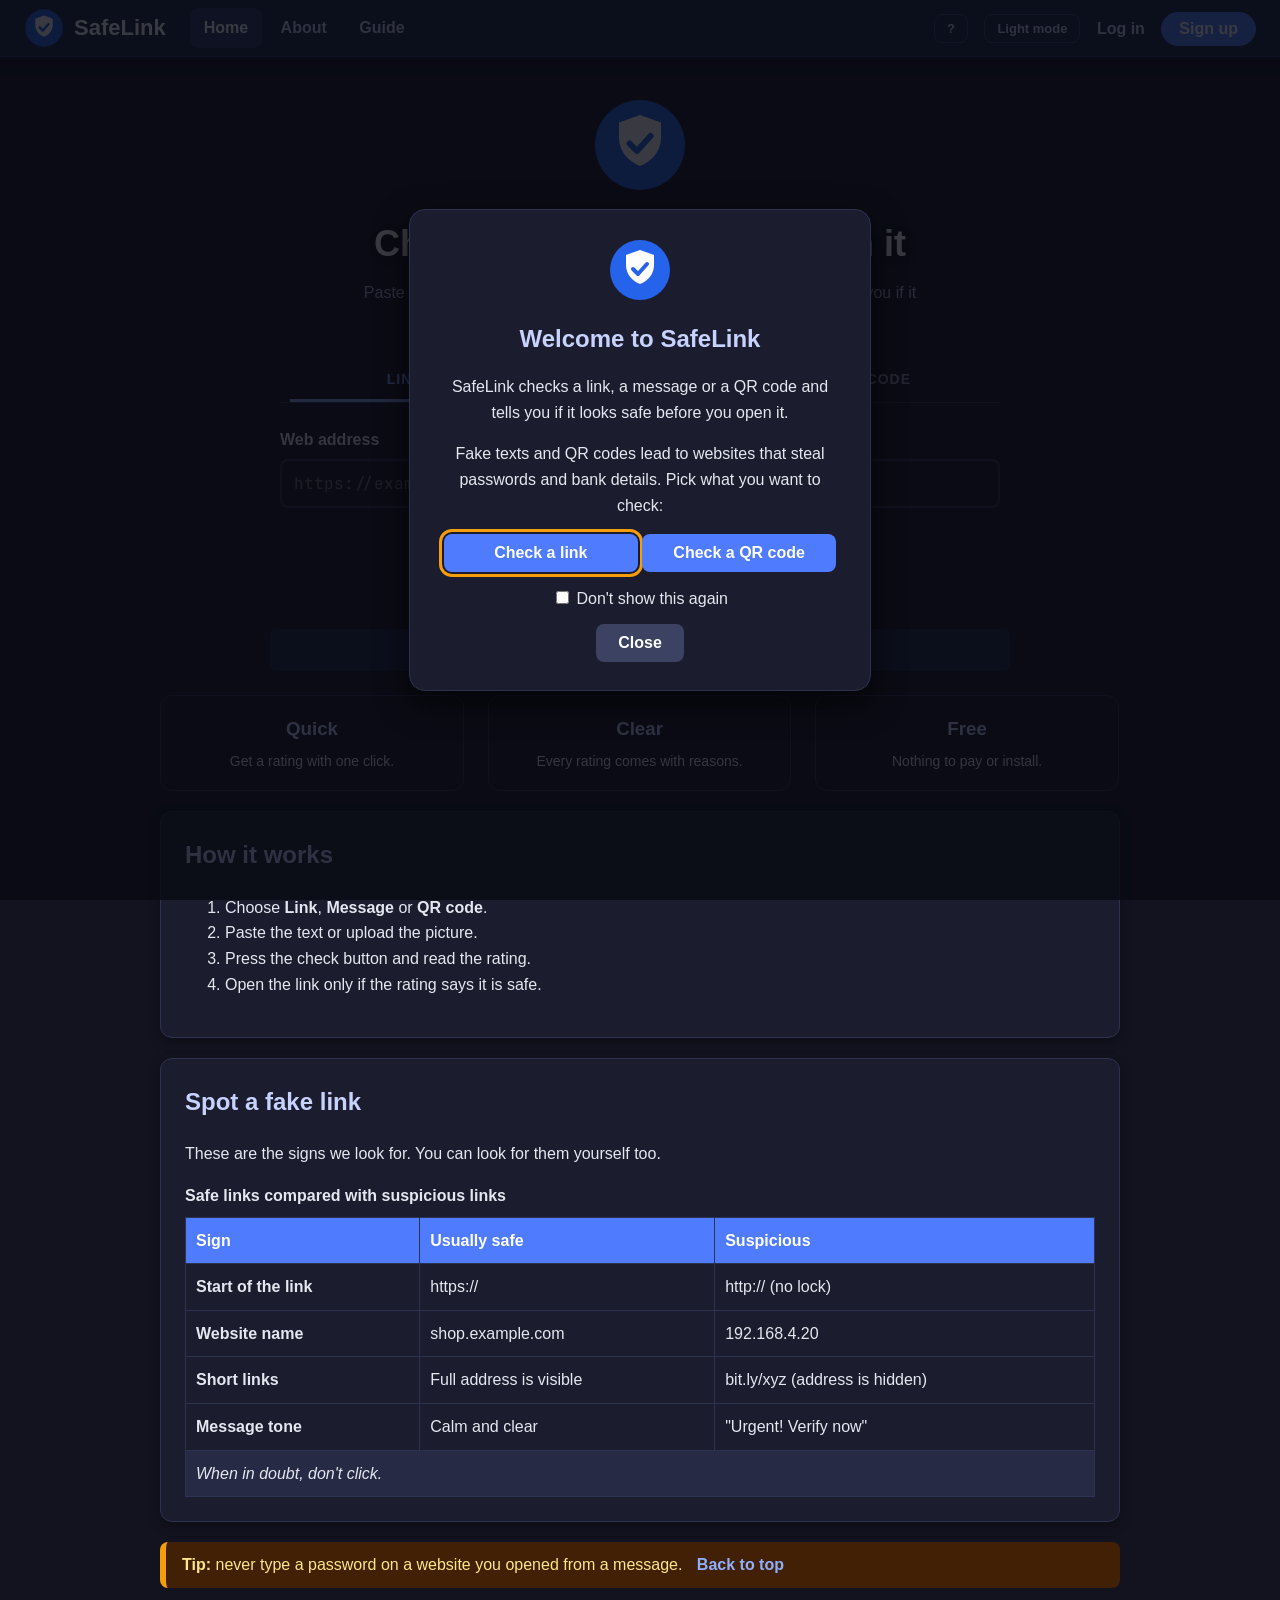
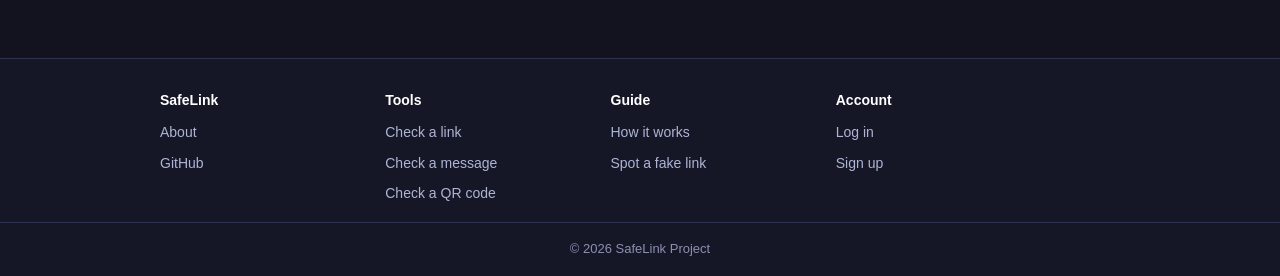
<file: index.html>
<!DOCTYPE html>
<html lang="en">
<head>
    <meta charset="UTF-8">
    <meta name="viewport" content="width=device-width, initial-scale=1.0">
    <meta name="description" content="SafeLink checks links, messages and QR codes for scams.">
    <meta name="keywords" content="link checker, scam, QR code, phishing">
    <title>SafeLink - Home</title>
    <link rel="stylesheet" type="text/css" href="https://fonts.googleapis.com/css2?family=JetBrains+Mono&display=swap">
    <link rel="stylesheet" type="text/css" href="style.css">

    <style type="text/css">
        .hero-logo {
            margin-bottom: 6px;
        }

        .feature {
            display: inline-block;
            vertical-align: top;
            box-sizing: border-box;
            width: 31%;
            margin: 0px 1% 20px 1%;
            padding: 18px;
            border: 1px solid #2d3250;
            border-radius: 12px;
            text-align: center;
        }

        .features {
            margin-left: -1%;
            margin-right: -1%;
        }

        .feature h3 {
            margin: 0px 0px 6px 0px;
        }

        .feature p {
            margin: 0px;
            font-size: 14px;
        }

        .light .feature {
            border-color: #cbd5e1;
        }

        @media screen and (max-width: 700px) {
            .feature {
                width: 98%;
            }
        }
    </style>
</head>

<body>

<dialog id="welcome-dialog">
    <div class="dialog-body">
        <img src="logo.svg" width="64" height="64" alt="SafeLink logo">
        <h2>Welcome to SafeLink</h2>
        <p>
            SafeLink checks a link, a message or a QR code and tells you
            if it looks safe before you open it.
        </p>
        <p>
            Fake texts and QR codes lead to websites that steal passwords and
            bank details. Pick what you want to check:
        </p>

        <input type="button" value="Check a link" class="btn dialog-btn" onclick="chooseFromPopup('url')">
        <input type="button" value="Check a QR code" class="btn dialog-btn" onclick="chooseFromPopup('qr')">

        <label class="check-label">
            <input type="checkbox" id="dont-show-again">
            Don't show this again
        </label>
        <input type="button" value="Close" class="btn btn-reset" onclick="closeWelcome()">
    </div>
</dialog>

<header class="topbar" id="top">
    <div class="brand">
        <img src="logo.svg" width="40" height="40" alt="SafeLink logo" usemap="#logomap">
        <map name="logomap">
            <area shape="circle" coords="20,20,19" href="about.html" alt="About SafeLink">
        </map>
        <a href="index.html" class="brand-name">SafeLink</a>
    </div>

    <nav class="main-nav">
        <ul>
            <li><a href="index.html" class="current">Home</a></li>
            <li><a href="about.html">About</a></li>
            <li><a href="#how-it-works">Guide</a>
                <ul>
                    <li><a href="#how-it-works">How it works</a></li>
                    <li><a href="#spot-fake">Spot a fake link</a></li>
                    <li><a href="#tips">Safety tip</a></li>
                </ul>
            </li>
        </ul>
    </nav>

    <div class="top-right">
        <input type="button" value="?" title="Show the welcome window" class="header-btn" onclick="openWelcome()">
        <input type="button" id="theme-toggle" value="Light mode" class="header-btn" onclick="toggleTheme()">
        <a href="login.html" class="login-link">Log in</a>
        <a href="signup.html" class="pill">Sign up</a>
    </div>
</header>

<div class="page">

    <section class="hero" id="checker">
        <img src="logo.svg" class="hero-logo" width="96" height="96" alt="SafeLink shield">
        <h1>Check a link before you open it</h1>
        <p class="hero-text">
            Paste a link or a message, or upload a QR code picture.
            SafeLink tells you if it looks safe and shows why.
        </p>

        <div class="search-box">
            <div class="tabs">
                <input type="button" id="tab-url" value="LINK" class="tab tab-on" onclick="chooseCheck('url')">
                <input type="button" id="tab-msg" value="MESSAGE" class="tab" onclick="chooseCheck('msg')">
                <input type="button" id="tab-qr" value="QR CODE" class="tab" onclick="chooseCheck('qr')">
            </div>

            <div id="panel-url" class="panel on">
                <form action="#" method="get" onsubmit="return checkLink()">
                    <label for="url-input">Web address</label>
                    <input type="text" id="url-input" name="url" class="field"
                           placeholder="https://example.com" autocomplete="off" required>
                    <div class="center">
                        <input type="submit" value="Check link" class="btn">
                        <input type="reset" value="Clear" class="btn btn-reset">
                    </div>
                </form>
            </div>

            <div id="panel-msg" class="panel">
                <form action="#" method="get" onsubmit="return checkMessage()">
                    <label for="msg-input">Text message or email</label>
                    <textarea id="msg-input" name="message" class="field" rows="5" cols="40"
                              placeholder="Paste the whole message here" required></textarea>
                    <div class="center">
                        <input type="submit" value="Check message" class="btn">
                        <input type="reset" value="Clear" class="btn btn-reset">
                    </div>
                </form>
            </div>

            <div id="panel-qr" class="panel">
                <form action="#" method="post" enctype="multipart/form-data" onsubmit="return checkQR()">
                    <label for="qr-file">QR code picture</label>
                    <input type="file" id="qr-file" name="qr-image" class="field" accept="image/*">
                    <div class="center">
                        <input type="submit" value="Check QR code" class="btn">
                    </div>
                </form>
            </div>

            <section class="card result" id="result">
                <h2 id="result-title"></h2>
                <p id="result-site"></p>
                <ul id="result-list"></ul>
                <p class="note">No tool is 100% accurate. If you are unsure, don't enter any passwords.</p>
            </section>
        </div>

        <p class="fine">Don't paste personal information. A rating is a guide, not a guarantee.</p>

        <p class="infobar">
            Want to know what we look for? Read <a href="#how-it-works">how it works</a>
            or the <a href="about.html">about page</a>.
        </p>
    </section>

    <section class="features">
        <div class="feature">
            <h3>Quick</h3>
            <p>Get a rating with one click.</p>
        </div>
        <div class="feature">
            <h3>Clear</h3>
            <p>Every rating comes with reasons.</p>
        </div>
        <div class="feature">
            <h3>Free</h3>
            <p>Nothing to pay or install.</p>
        </div>
    </section>

    <section class="card" id="how-it-works">
        <h2>How it works</h2>
        <ol>
            <li>Choose <strong>Link</strong>, <strong>Message</strong> or <strong>QR code</strong>.</li>
            <li>Paste the text or upload the picture.</li>
            <li>Press the check button and read the rating.</li>
            <li>Open the link only if the rating says it is safe.</li>
        </ol>
    </section>

    <section class="card" id="spot-fake">
        <h2>Spot a fake link</h2>
        <p>These are the signs we look for. You can look for them yourself too.</p>

        <table>
            <caption>Safe links compared with suspicious links</caption>
            <thead>
                <tr>
                    <th>Sign</th>
                    <th>Usually safe</th>
                    <th>Suspicious</th>
                </tr>
            </thead>
            <tbody>
                <tr>
                    <th>Start of the link</th>
                    <td>https://</td>
                    <td>http:// (no lock)</td>
                </tr>
                <tr>
                    <th>Website name</th>
                    <td>shop.example.com</td>
                    <td>192.168.4.20</td>
                </tr>
                <tr>
                    <th>Short links</th>
                    <td>Full address is visible</td>
                    <td>bit.ly/xyz (address is hidden)</td>
                </tr>
                <tr>
                    <th>Message tone</th>
                    <td>Calm and clear</td>
                    <td>"Urgent! Verify now"</td>
                </tr>
            </tbody>
            <tfoot>
                <tr>
                    <td colspan="3">When in doubt, don't click.</td>
                </tr>
            </tfoot>
        </table>
    </section>

    <aside id="tips">
        <strong>Tip:</strong> never type a password on a website you opened from a message.
        <a href="#top" style="margin-left: 10px;">Back to top</a>
    </aside>

</div>

<footer>
    <div class="foot-cols">
        <div class="foot-col">
            <h4>SafeLink</h4>
            <ul>
                <li><a href="about.html">About</a></li>
                <li><a href="https://github.com/gaz-5/SafeLink">GitHub</a></li>
            </ul>
        </div>
        <div class="foot-col">
            <h4>Tools</h4>
            <ul>
                <li><a href="#checker">Check a link</a></li>
                <li><a href="#checker">Check a message</a></li>
                <li><a href="#checker">Check a QR code</a></li>
            </ul>
        </div>
        <div class="foot-col">
            <h4>Guide</h4>
            <ul>
                <li><a href="#how-it-works">How it works</a></li>
                <li><a href="#spot-fake">Spot a fake link</a></li>
            </ul>
        </div>
        <div class="foot-col">
            <h4>Account</h4>
            <ul>
                <li><a href="login.html">Log in</a></li>
                <li><a href="signup.html">Sign up</a></li>
            </ul>
        </div>
    </div>
    <p class="copy">&copy; 2026 SafeLink Project</p>
</footer>

<script src="script.js"></script>

</body>
</html>
</file>
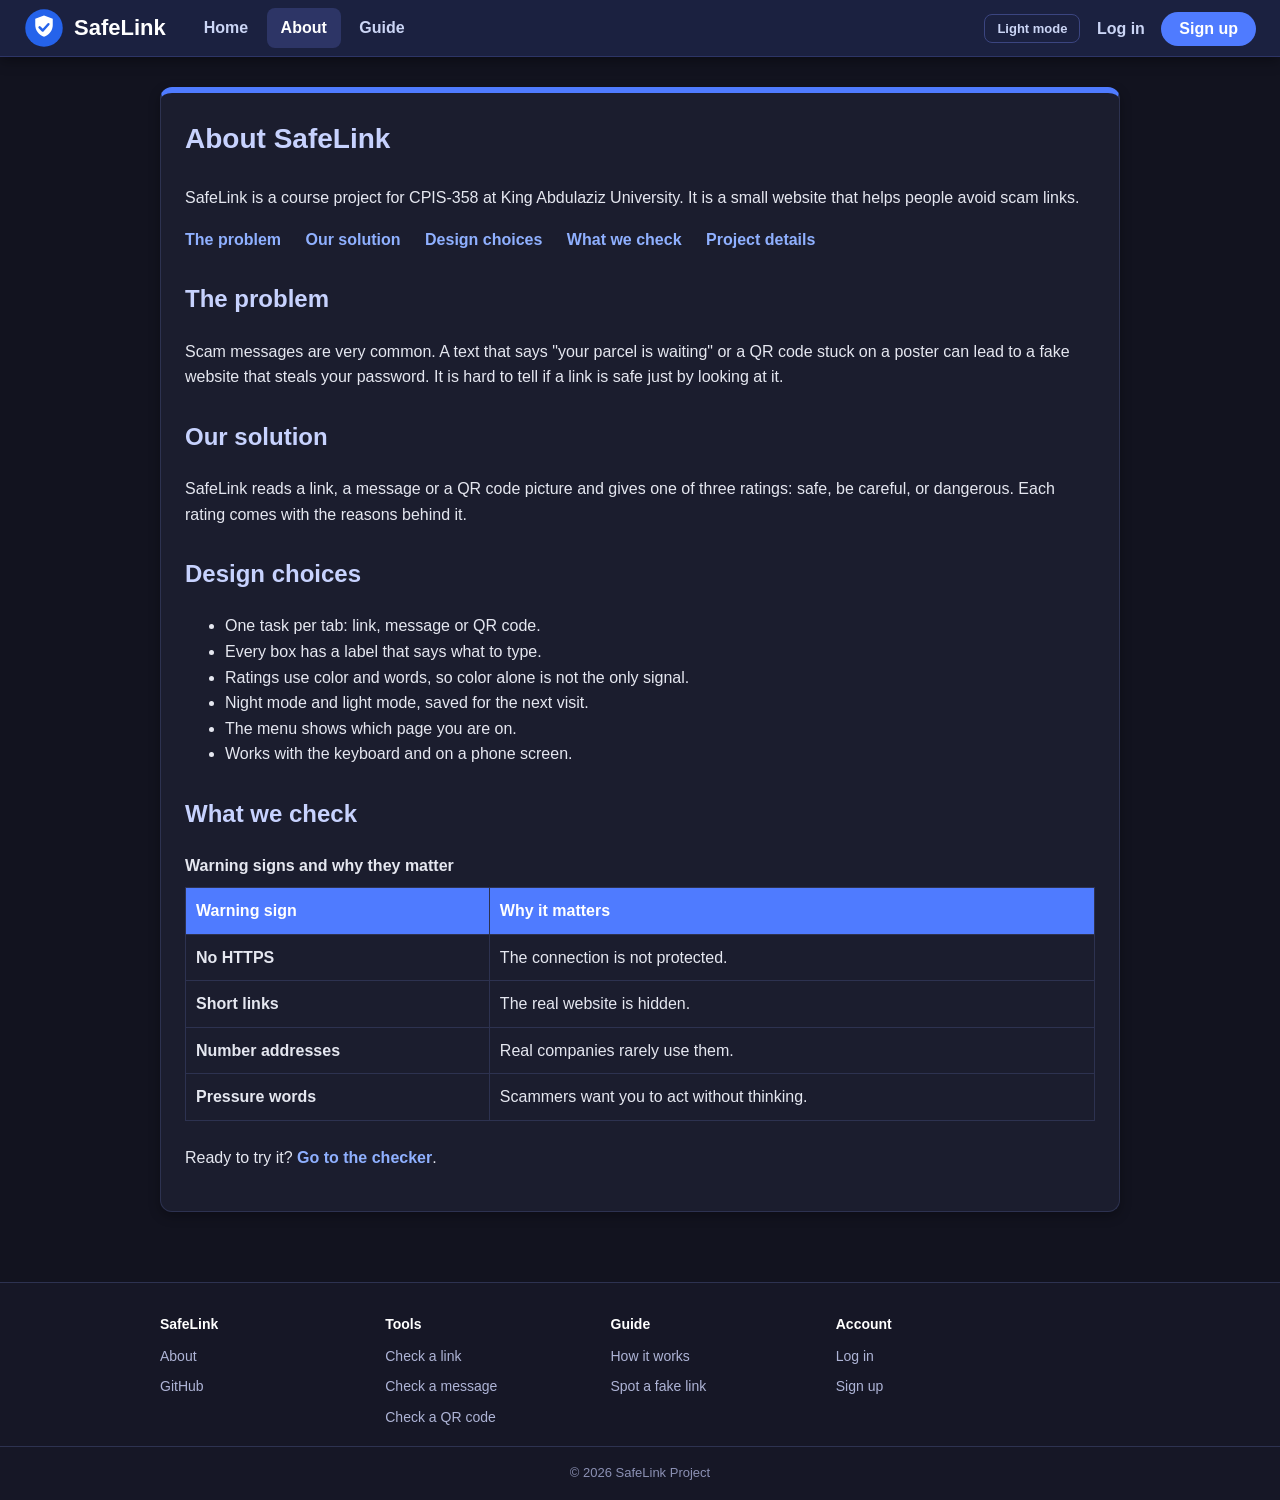
<file: about.html>
<!DOCTYPE html>
<html lang="en">
<head>
    <meta charset="UTF-8">
    <meta name="viewport" content="width=device-width, initial-scale=1.0">
    <meta name="description" content="About the SafeLink project and how it checks links.">
    <title>SafeLink - About</title>
    <link rel="stylesheet" type="text/css" href="style.css">

    <style type="text/css">
        .about-card {
            border-top: 6px solid #4f7bff;
        }

        .about-card section {
            margin-top: 28px;
        }
    </style>
</head>

<body>

<header class="topbar" id="top">
    <div class="brand">
        <img src="logo.svg" width="40" height="40" alt="SafeLink logo" usemap="#logomap">
        <map name="logomap">
            <area shape="circle" coords="20,20,19" href="about.html" alt="About SafeLink">
        </map>
        <a href="index.html" class="brand-name">SafeLink</a>
    </div>

    <nav class="main-nav">
        <ul>
            <li><a href="index.html">Home</a></li>
            <li><a href="about.html" class="current">About</a></li>
            <li><a href="index.html#how-it-works">Guide</a>
                <ul>
                    <li><a href="index.html#how-it-works">How it works</a></li>
                    <li><a href="index.html#spot-fake">Spot a fake link</a></li>
                    <li><a href="index.html#tips">Safety tip</a></li>
                </ul>
            </li>
        </ul>
    </nav>

    <div class="top-right">
        <input type="button" id="theme-toggle" value="Light mode" class="header-btn" onclick="toggleTheme()">
        <a href="login.html" class="login-link">Log in</a>
        <a href="signup.html" class="pill">Sign up</a>
    </div>
</header>

<div class="page">

    <article class="card about-card">
        <h1>About SafeLink</h1>
        <p>
            SafeLink is a course project for CPIS-358 at King Abdulaziz University.
            It is a small website that helps people avoid scam links.
        </p>

        <ul class="inline-list">
            <li><a href="#problem">The problem</a></li>
            <li><a href="#solution">Our solution</a></li>
            <li><a href="#design">Design choices</a></li>
            <li><a href="#checks">What we check</a></li>
            <li><a href="#details">Project details</a></li>
        </ul>

        <section id="problem">
            <h2>The problem</h2>
            <p>
                Scam messages are very common. A text that says "your parcel is waiting" or a
                QR code stuck on a poster can lead to a fake website that steals your password.
                It is hard to tell if a link is safe just by looking at it.
            </p>
        </section>

        <section id="solution">
            <h2>Our solution</h2>
            <p>
                SafeLink reads a link, a message or a QR code picture and gives one of three ratings:
                safe, be careful, or dangerous. Each rating comes with the reasons behind it.
            </p>
        </section>

        <section id="design">
            <h2>Design choices</h2>
            <ul>
                <li>One task per tab: link, message or QR code.</li>
                <li>Every box has a label that says what to type.</li>
                <li>Ratings use color and words, so color alone is not the only signal.</li>
                <li>Night mode and light mode, saved for the next visit.</li>
                <li>The menu shows which page you are on.</li>
                <li>Works with the keyboard and on a phone screen.</li>
            </ul>
        </section>

        <section id="checks">
            <h2>What we check</h2>
            <table>
                <caption>Warning signs and why they matter</caption>
                <thead>
                    <tr>
                        <th>Warning sign</th>
                        <th>Why it matters</th>
                    </tr>
                </thead>
                <tbody>
                    <tr>
                        <th>No HTTPS</th>
                        <td>The connection is not protected.</td>
                    </tr>
                    <tr>
                        <th>Short links</th>
                        <td>The real website is hidden.</td>
                    </tr>
                    <tr>
                        <th>Number addresses</th>
                        <td>Real companies rarely use them.</td>
                    </tr>
                    <tr>
                        <th>Pressure words</th>
                        <td>Scammers want you to act without thinking.</td>
                    </tr>
                </tbody>
            </table>
        </section>

        <p style="margin-top: 24px;">
            Ready to try it? <a href="index.html#checker">Go to the checker</a>.
        </p>
    </article>

</div>

<footer>
    <div class="foot-cols">
        <div class="foot-col">
            <h4>SafeLink</h4>
            <ul>
                <li><a href="about.html">About</a></li>
                <li><a href="https://github.com/gaz-5/SafeLink">GitHub</a></li>
            </ul>
        </div>
        <div class="foot-col">
            <h4>Tools</h4>
            <ul>
                <li><a href="index.html#checker">Check a link</a></li>
                <li><a href="index.html#checker">Check a message</a></li>
                <li><a href="index.html#checker">Check a QR code</a></li>
            </ul>
        </div>
        <div class="foot-col">
            <h4>Guide</h4>
            <ul>
                <li><a href="index.html#how-it-works">How it works</a></li>
                <li><a href="index.html#spot-fake">Spot a fake link</a></li>
            </ul>
        </div>
        <div class="foot-col">
            <h4>Account</h4>
            <ul>
                <li><a href="login.html">Log in</a></li>
                <li><a href="signup.html">Sign up</a></li>
            </ul>
        </div>
    </div>
    <p class="copy">&copy; 2026 SafeLink Project</p>
</footer>

<script src="script.js"></script>

</body>
</html>
</file>
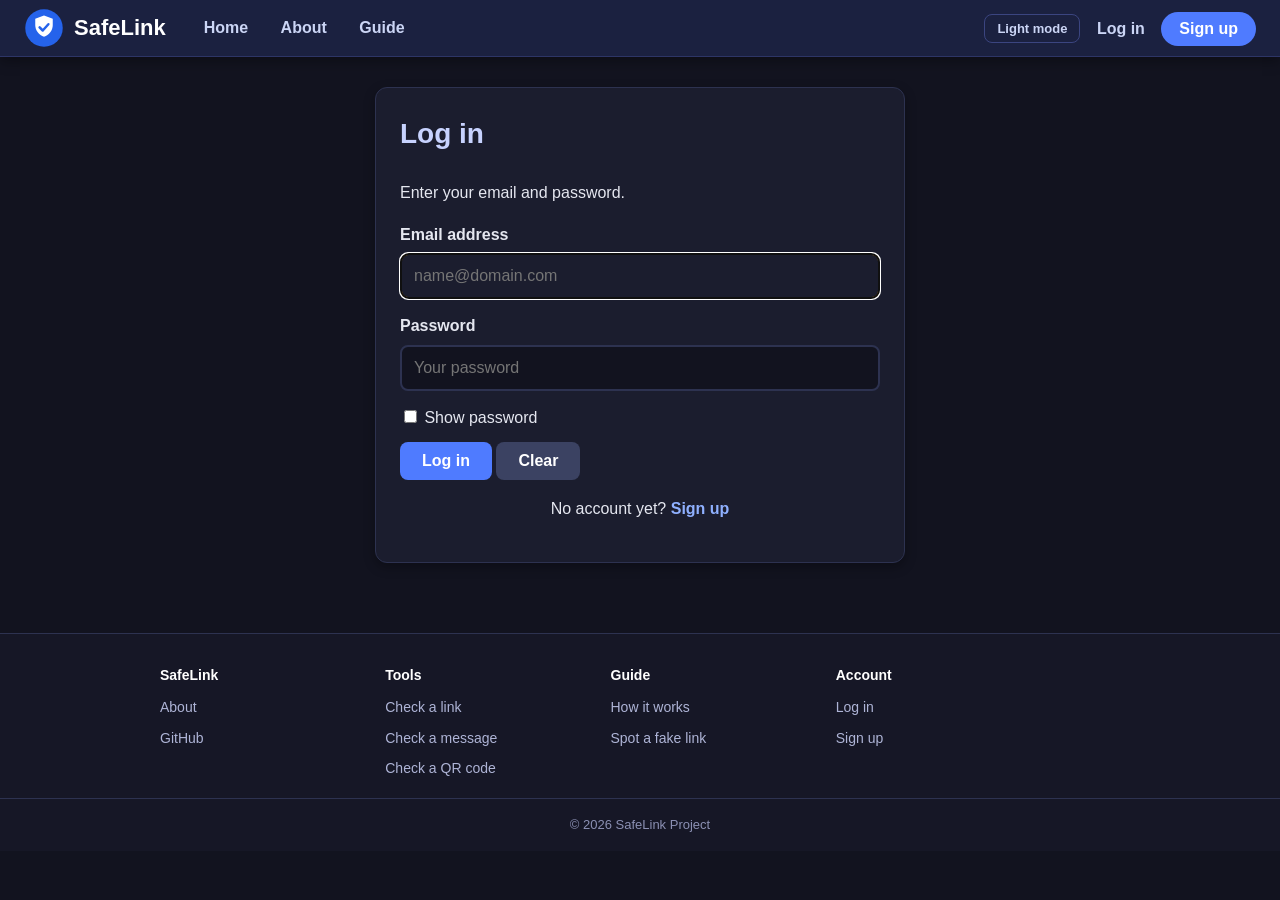
<file: login.html>
<!DOCTYPE html>
<html lang="en">
<head>
    <meta charset="UTF-8">
    <meta name="viewport" content="width=device-width, initial-scale=1.0">
    <meta name="description" content="Log in to your SafeLink account.">
    <title>SafeLink - Log in</title>
    <link rel="stylesheet" type="text/css" href="style.css">
</head>

<body>

<header class="topbar" id="top">
    <div class="brand">
        <img src="logo.svg" width="40" height="40" alt="SafeLink logo" usemap="#logomap">
        <map name="logomap">
            <area shape="circle" coords="20,20,19" href="about.html" alt="About SafeLink">
        </map>
        <a href="index.html" class="brand-name">SafeLink</a>
    </div>

    <nav class="main-nav">
        <ul>
            <li><a href="index.html">Home</a></li>
            <li><a href="about.html">About</a></li>
            <li><a href="index.html#how-it-works">Guide</a>
                <ul>
                    <li><a href="index.html#how-it-works">How it works</a></li>
                    <li><a href="index.html#spot-fake">Spot a fake link</a></li>
                    <li><a href="index.html#tips">Safety tip</a></li>
                </ul>
            </li>
        </ul>
    </nav>

    <div class="top-right">
        <input type="button" id="theme-toggle" value="Light mode" class="header-btn" onclick="toggleTheme()">
        <a href="login.html" class="login-link">Log in</a>
        <a href="signup.html" class="pill">Sign up</a>
    </div>
</header>

<div class="page">

    <section class="card form-card">
        <h1>Log in</h1>
        <p>Enter your email and password.</p>

        <form action="#" method="post" onsubmit="return loginUser()">
            <label for="email">Email address</label>
            <input type="email" id="email" name="email" class="field"
                   placeholder="name@domain.com" autocomplete="on" autofocus required>

            <label for="password">Password</label>
            <input type="password" id="password" name="password" class="field"
                   placeholder="Your password" autocomplete="off" required>

            <label class="check-label">
                <input type="checkbox" id="show-password" onclick="togglePassword()">
                Show password
            </label>

            <input type="submit" value="Log in" class="btn">
            <input type="reset" value="Clear" class="btn btn-reset">

            <p id="login-message" class="form-message"></p>
        </form>

        <p class="center">No account yet? <a href="signup.html">Sign up</a></p>
    </section>

</div>

<footer>
    <div class="foot-cols">
        <div class="foot-col">
            <h4>SafeLink</h4>
            <ul>
                <li><a href="about.html">About</a></li>
                <li><a href="https://github.com/gaz-5/SafeLink">GitHub</a></li>
            </ul>
        </div>
        <div class="foot-col">
            <h4>Tools</h4>
            <ul>
                <li><a href="index.html#checker">Check a link</a></li>
                <li><a href="index.html#checker">Check a message</a></li>
                <li><a href="index.html#checker">Check a QR code</a></li>
            </ul>
        </div>
        <div class="foot-col">
            <h4>Guide</h4>
            <ul>
                <li><a href="index.html#how-it-works">How it works</a></li>
                <li><a href="index.html#spot-fake">Spot a fake link</a></li>
            </ul>
        </div>
        <div class="foot-col">
            <h4>Account</h4>
            <ul>
                <li><a href="login.html">Log in</a></li>
                <li><a href="signup.html">Sign up</a></li>
            </ul>
        </div>
    </div>
    <p class="copy">&copy; 2026 SafeLink Project</p>
</footer>

<script src="script.js"></script>

<script>
    function togglePassword() {
        var box = document.getElementById("show-password");
        var field = document.getElementById("password");

        if (box.checked) {
            field.type = "text";
        } else {
            field.type = "password";
        }
    }

    function loginUser() {
        var message = document.getElementById("login-message");
        message.className = "form-message ok";
        message.textContent = "Logged in. Opening the home page.";

        setTimeout(goHome, 1200);
        return false;
    }

    function goHome() {
        window.location.href = "index.html";
    }
</script>

</body>
</html>
</file>
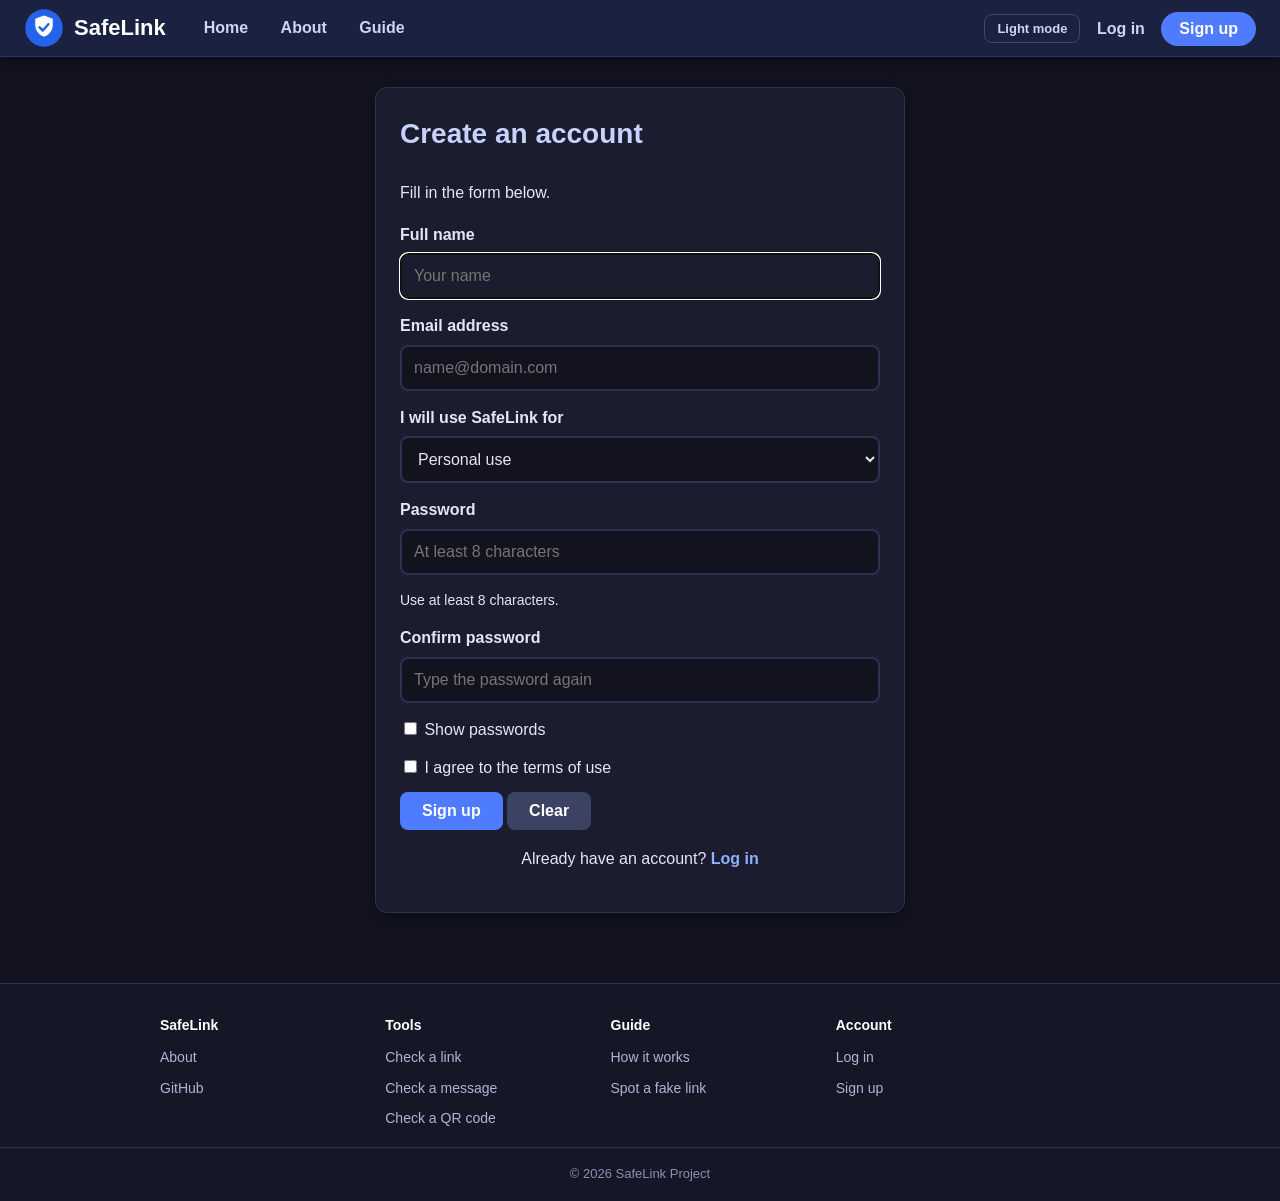
<file: signup.html>
<!DOCTYPE html>
<html lang="en">
<head>
    <meta charset="UTF-8">
    <meta name="viewport" content="width=device-width, initial-scale=1.0">
    <meta name="description" content="Create a free SafeLink account.">
    <title>SafeLink - Sign up</title>
    <link rel="stylesheet" type="text/css" href="style.css">
</head>

<body>

<header class="topbar" id="top">
    <div class="brand">
        <img src="logo.svg" width="40" height="40" alt="SafeLink logo" usemap="#logomap">
        <map name="logomap">
            <area shape="circle" coords="20,20,19" href="about.html" alt="About SafeLink">
        </map>
        <a href="index.html" class="brand-name">SafeLink</a>
    </div>

    <nav class="main-nav">
        <ul>
            <li><a href="index.html">Home</a></li>
            <li><a href="about.html">About</a></li>
            <li><a href="index.html#how-it-works">Guide</a>
                <ul>
                    <li><a href="index.html#how-it-works">How it works</a></li>
                    <li><a href="index.html#spot-fake">Spot a fake link</a></li>
                    <li><a href="index.html#tips">Safety tip</a></li>
                </ul>
            </li>
        </ul>
    </nav>

    <div class="top-right">
        <input type="button" id="theme-toggle" value="Light mode" class="header-btn" onclick="toggleTheme()">
        <a href="login.html" class="login-link">Log in</a>
        <a href="signup.html" class="pill">Sign up</a>
    </div>
</header>

<div class="page">

    <section class="card form-card">
        <h1>Create an account</h1>
        <p>Fill in the form below.</p>

        <form action="#" method="post" onsubmit="return signupUser()">
            <label for="full-name">Full name</label>
            <input type="text" id="full-name" name="full-name" class="field"
                   placeholder="Your name" autocomplete="on" autofocus required>

            <label for="email">Email address</label>
            <input type="email" id="email" name="email" class="field"
                   placeholder="name@domain.com" autocomplete="on" required>

            <label for="use">I will use SafeLink for</label>
            <select id="use" name="use" class="field">
                <option value="personal">Personal use</option>
                <option value="study">Study</option>
                <option value="work">Work</option>
            </select>

            <label for="password">Password</label>
            <input type="password" id="password" name="password" class="field"
                   placeholder="At least 8 characters" autocomplete="off" required>
            <p class="hint">Use at least 8 characters.</p>

            <label for="confirm-password">Confirm password</label>
            <input type="password" id="confirm-password" name="confirm-password" class="field"
                   placeholder="Type the password again" autocomplete="off" required>

            <label class="check-label">
                <input type="checkbox" id="show-password" onclick="togglePasswords()">
                Show passwords
            </label>

            <label class="check-label">
                <input type="checkbox" id="agree" name="agree" required>
                I agree to the terms of use
            </label>

            <input type="submit" value="Sign up" class="btn">
            <input type="reset" value="Clear" class="btn btn-reset">

            <p id="signup-message" class="form-message"></p>
        </form>

        <p class="center">Already have an account? <a href="login.html">Log in</a></p>
    </section>

</div>

<footer>
    <div class="foot-cols">
        <div class="foot-col">
            <h4>SafeLink</h4>
            <ul>
                <li><a href="about.html">About</a></li>
                <li><a href="https://github.com/gaz-5/SafeLink">GitHub</a></li>
            </ul>
        </div>
        <div class="foot-col">
            <h4>Tools</h4>
            <ul>
                <li><a href="index.html#checker">Check a link</a></li>
                <li><a href="index.html#checker">Check a message</a></li>
                <li><a href="index.html#checker">Check a QR code</a></li>
            </ul>
        </div>
        <div class="foot-col">
            <h4>Guide</h4>
            <ul>
                <li><a href="index.html#how-it-works">How it works</a></li>
                <li><a href="index.html#spot-fake">Spot a fake link</a></li>
            </ul>
        </div>
        <div class="foot-col">
            <h4>Account</h4>
            <ul>
                <li><a href="login.html">Log in</a></li>
                <li><a href="signup.html">Sign up</a></li>
            </ul>
        </div>
    </div>
    <p class="copy">&copy; 2026 SafeLink Project</p>
</footer>

<script src="script.js"></script>

<script>
    function togglePasswords() {
        var box = document.getElementById("show-password");
        var type = "password";

        if (box.checked) {
            type = "text";
        }

        document.getElementById("password").type = type;
        document.getElementById("confirm-password").type = type;
    }

    function signupUser() {
        var password = document.getElementById("password").value;
        var again = document.getElementById("confirm-password").value;
        var message = document.getElementById("signup-message");

        if (password.length < 8) {
            message.className = "form-message error";
            message.textContent = "The password needs at least 8 characters.";
        } else if (password != again) {
            message.className = "form-message error";
            message.textContent = "The two passwords are not the same.";
        } else {
            message.className = "form-message ok";
            message.textContent = "Account created. Opening the login page.";
            setTimeout(goLogin, 1200);
        }

        return false;
    }

    function goLogin() {
        window.location.href = "login.html";
    }
</script>

</body>
</html>
</file>
<file: style.css>
body {
    font-family: Arial, Helvetica, sans-serif;
    font-size: 16px;
    line-height: 1.6;
    color: #e5e7f0;
    background-color: #12131f;
    margin: 0;
}

.page {
    width: 88%;
    max-width: 960px;
    margin: 0 auto;
    padding: 30px 0px 10px 0px;
}

h1, h2, h3 {
    color: #c7d2fe;
}

a {
    color: #8fb0ff;
    font-weight: bold;
    text-decoration: none;
}

a:hover {
    color: #c7d6ff;
    text-decoration: underline;
}

a:focus {
    background-color: #854d0e;
    color: #ffffff;
}


.topbar {
    position: sticky;
    top: 0px;
    z-index: 100;
    padding: 8px 24px;
    background-color: #1b2140;
    border-bottom: 1px solid #2d3566;
    box-shadow: 0px 4px 12px rgba(0, 0, 0, 0.35);
}

.topbar::after {
    content: "";
    display: block;
    clear: both;
}

.brand {
    float: left;
    height: 40px;
}

.brand img {
    float: left;
    margin-right: 10px;
    position: relative;
    z-index: 5;
}

.brand-name {
    float: left;
    line-height: 40px;
    font-size: 22px;
    color: #ffffff;
}

.main-nav {
    float: left;
    margin-left: 24px;
}

.main-nav ul {
    list-style-type: none;
    margin: 0px;
    padding: 0px;
}

.main-nav li {
    display: inline-block;
    position: relative;
}

.main-nav a {
    display: block;
    padding: 0px 14px;
    line-height: 40px;
    color: #cbd5f5;
    border-radius: 8px;
}

.main-nav a:hover {
    background-color: #2d3566;
    color: #ffffff;
    text-decoration: none;
}

.main-nav .current {
    background-color: #2d3566;
    color: #ffffff;
}

.main-nav ul ul {
    display: none;
    position: absolute;
    top: 100%;
    left: 0px;
    width: 190px;
    padding: 6px;
    background-color: #1b2140;
    border: 1px solid #2d3566;
    border-radius: 10px;
    box-shadow: 0px 8px 18px rgba(0, 0, 0, 0.45);
    z-index: 200;
}

.main-nav ul ul li {
    display: block;
}

.main-nav ul ul a {
    line-height: 36px;
}

.main-nav li:hover ul {
    display: block;
}

.top-right {
    float: right;
    height: 40px;
    line-height: 40px;
}

.top-right a, .top-right input {
    display: inline-block;
    vertical-align: middle;
    margin-left: 12px;
}

.top-right a {
    color: #cbd5f5;
}

.top-right .pill {
    padding: 0px 18px;
    line-height: 34px;
    color: #ffffff;
    background-color: #4f7bff;
    border-radius: 20px;
}

.top-right .pill:hover {
    background-color: #6b8fff;
    text-decoration: none;
}

.header-btn {
    color: #cbd5f5;
    background-color: transparent;
    font-size: 13px;
    font-weight: bold;
    padding: 6px 12px;
    border: 1px solid #3b4580;
    border-radius: 8px;
    cursor: pointer;
}

.header-btn:hover {
    background-color: #2d3566;
}

.header-btn:focus {
    background-color: #854d0e;
}


.hero {
    text-align: center;
    padding-top: 10px;
}

.hero h1 {
    margin: 8px 0px;
    font-size: 36px;
    color: #ffffff;
    text-shadow: 2px 2px 6px rgba(0, 0, 0, 0.5);
}

.hero-text {
    max-width: 560px;
    margin: 0px auto 28px auto;
    color: #aeb4d6;
}

.search-box {
    max-width: 720px;
    margin: 0px auto;
    text-align: left;
}

.tabs {
    margin-bottom: 24px;
    text-align: center;
    border-bottom: 1px solid #2d3250;
}

.tab {
    width: 32%;
    padding: 12px 0px;
    color: #8b90b3;
    background-color: transparent;
    font-size: 14px;
    font-weight: bold;
    letter-spacing: 1px;
    border: none;
    border-bottom: 3px solid transparent;
    cursor: pointer;
}

.tab:hover {
    color: #ffffff;
}

.tab-on {
    color: #8fb0ff;
    border-bottom-color: #8fb0ff;
}

.panel {
    display: none;
}

.on {
    display: block;
}

.fine {
    max-width: 600px;
    margin: 24px auto 0px auto;
    font-size: 13px;
    text-align: center;
    color: #8b90b3;
}

.infobar {
    max-width: 720px;
    margin: 24px auto;
    padding: 10px;
    font-size: 14px;
    text-align: center;
    background-color: #1b2140;
    border-radius: 6px;
}


.card {
    background-color: #1b1d2e;
    border: 1px solid #2d3250;
    border-radius: 12px;
    padding: 24px;
    margin-bottom: 20px;
    box-shadow: 0px 4px 12px rgba(0, 0, 0, 0.3);
}

.card h1 {
    margin-top: 0px;
    font-size: 28px;
}

.card h2 {
    margin-top: 0px;
}

.result {
    display: none;
    max-width: 720px;
    margin: 24px auto 0px auto;
    text-align: left;
    border-left: 8px solid #2d3250;
}

.safe {
    border-left-color: #16a34a;
}

.warn {
    border-left-color: #f59e0b;
}

.danger {
    border-left-color: #dc2626;
}

aside {
    background-color: #422006;
    color: #fde68a;
    border-left: 6px solid #f59e0b;
    border-radius: 8px;
    padding: 10px 16px;
    margin-bottom: 20px;
}

.center {
    text-align: center;
}

.note {
    font-size: 14px;
}

.inline-list {
    list-style-type: none;
    padding-left: 0px;
}

.inline-list li {
    display: inline;
    margin-right: 20px;
}


label {
    display: block;
    font-weight: bold;
    margin-bottom: 6px;
}

.check-label {
    font-weight: normal;
    margin-bottom: 12px;
}

.field {
    box-sizing: border-box;
    width: 100%;
    padding: 12px;
    color: #e5e7f0;
    background-color: #12131f;
    font-family: Arial, Helvetica, sans-serif;
    font-size: 16px;
    border: 2px solid #2d3250;
    border-radius: 8px;
    margin-bottom: 14px;
}

.field:focus {
    background-color: #1b1d2e;
    border-color: #f59e0b;
}

#url-input, #msg-input {
    font-family: "JetBrains Mono", monospace;
}

.btn {
    background-color: #4f7bff;
    color: #ffffff;
    font-size: 16px;
    font-weight: bold;
    padding: 10px 22px;
    border: none;
    border-radius: 8px;
    cursor: pointer;
}

.btn:hover {
    background-color: #6b8fff;
}

.btn:focus {
    outline: 3px solid #f59e0b;
    outline-offset: 2px;
}

.btn-reset {
    background-color: #3b4262;
}

.btn-reset:hover {
    background-color: #4b5478;
}

.form-card {
    max-width: 480px;
    margin-left: auto;
    margin-right: auto;
}

.hint {
    font-size: 14px;
    margin-top: 0px;
}

.form-message {
    font-weight: bold;
}

.error {
    color: #f87171;
}

.ok {
    color: #4ade80;
}


table {
    width: 100%;
    border-collapse: collapse;
}

caption {
    text-align: left;
    font-weight: bold;
    padding-bottom: 8px;
}

th, td {
    border: 1px solid #2d3250;
    padding: 10px;
    text-align: left;
}

thead th {
    background-color: #4f7bff;
    color: #ffffff;
}

tfoot td {
    background-color: #262a44;
    font-style: italic;
}


footer {
    margin-top: 40px;
    padding-top: 30px;
    background-color: #161726;
    border-top: 1px solid #2d3250;
}

.foot-cols {
    width: 88%;
    max-width: 960px;
    margin: 0px auto;
}

.foot-col {
    display: inline-block;
    vertical-align: top;
    box-sizing: border-box;
    width: 23%;
    padding-right: 10px;
    font-size: 14px;
}

.foot-col h4 {
    margin: 0px 0px 10px 0px;
    color: #ffffff;
}

.foot-col ul {
    list-style-type: none;
    margin: 0px;
    padding: 0px;
}

.foot-col li {
    margin-bottom: 8px;
}

.foot-col a {
    color: #aeb4d6;
    font-weight: normal;
}

.copy {
    margin: 10px 0px 0px 0px;
    padding: 16px 0px;
    font-size: 13px;
    text-align: center;
    color: #8b90b3;
    border-top: 1px solid #2d3250;
}


dialog {
    width: 460px;
    max-width: 90%;
    padding: 0px;
    color: #e5e7f0;
    background-color: #1b1d2e;
    border: 1px solid #2d3250;
    border-radius: 16px;
    box-shadow: 0px 12px 32px rgba(0, 0, 0, 0.6);
}

dialog::backdrop {
    background-color: rgba(8, 9, 18, 0.8);
}

.dialog-body {
    padding: 28px;
    text-align: center;
}

.dialog-body h2 {
    margin: 10px 0px;
}

.dialog-body h3 {
    margin-bottom: 10px;
}

.dialog-btn {
    width: 48%;
    margin-bottom: 14px;
}


.light {
    color: #1e293b;
    background-color: #f1f5f9;
}

.light h1, .light h2, .light h3 {
    color: #1e3a8a;
}

.light a {
    color: #1d4ed8;
}

.light a:hover {
    color: #2563eb;
}

.light a:focus {
    background-color: #fde68a;
    color: #1e293b;
}

.light .topbar {
    background-color: #ffffff;
    border-bottom-color: #e2e8f0;
    box-shadow: 0px 4px 12px rgba(0, 0, 0, 0.1);
}

.light .brand-name {
    color: #1e3a8a;
}

.light .main-nav a, .light .top-right a {
    color: #334155;
}

.light .main-nav a:hover, .light .main-nav .current {
    background-color: #dbeafe;
    color: #1e3a8a;
}

.light .main-nav ul ul {
    background-color: #ffffff;
    border-color: #e2e8f0;
    box-shadow: 0px 8px 18px rgba(0, 0, 0, 0.2);
}

.light .top-right .pill {
    color: #ffffff;
    background-color: #2563eb;
}

.light .top-right .pill:hover {
    background-color: #1d4ed8;
}

.light .header-btn {
    color: #334155;
    border-color: #cbd5e1;
}

.light .header-btn:hover {
    background-color: #dbeafe;
}

.light .hero h1 {
    color: #1e3a8a;
    text-shadow: none;
}

.light .hero-text, .light .fine {
    color: #475569;
}

.light .tabs {
    border-bottom-color: #cbd5e1;
}

.light .tab {
    color: #64748b;
}

.light .tab:hover {
    color: #1e3a8a;
}

.light .tab-on {
    color: #2563eb;
    border-bottom-color: #2563eb;
}

.light .infobar {
    background-color: #dbeafe;
}

.light .card {
    background-color: #ffffff;
    border-color: #e2e8f0;
    box-shadow: 0px 4px 12px rgba(0, 0, 0, 0.08);
}

.light .result {
    border-left-color: #cbd5e1;
}

.light .safe {
    border-left-color: #16a34a;
}

.light .warn {
    border-left-color: #f59e0b;
}

.light .danger {
    border-left-color: #dc2626;
}

.light aside {
    background-color: #fff7ed;
    color: #1e293b;
}

.light .field {
    color: #1e293b;
    background-color: #ffffff;
    border-color: #cbd5e1;
}

.light .field:focus {
    background-color: #fffbeb;
}

.light .btn {
    background-color: #2563eb;
}

.light .btn:hover {
    background-color: #1e40af;
}

.light .btn-reset {
    background-color: #64748b;
}

.light .btn-reset:hover {
    background-color: #475569;
}

.light .error {
    color: #dc2626;
}

.light .ok {
    color: #15803d;
}

.light th, .light td {
    border-color: #cbd5e1;
}

.light thead th {
    background-color: #2563eb;
}

.light tfoot td {
    background-color: #e2e8f0;
}

.light footer {
    background-color: #e2e8f0;
    border-top-color: #cbd5e1;
}

.light .foot-col h4 {
    color: #1e3a8a;
}

.light .foot-col a {
    color: #475569;
}

.light .copy {
    color: #475569;
    border-top-color: #cbd5e1;
}

.light dialog {
    color: #1e293b;
    background-color: #ffffff;
    border-color: #e2e8f0;
}


@media screen and (max-width: 700px) {
    .main-nav {
        float: none;
        clear: both;
        margin-left: 0px;
        padding-top: 6px;
    }

    .top-right .login-link {
        display: none;
    }

    .tab {
        font-size: 12px;
    }

    table {
        table-layout: fixed;
    }

    th, td {
        padding: 6px;
        font-size: 14px;
        word-break: break-word;
    }

    .foot-col {
        width: 48%;
    }

    .dialog-btn {
        width: 100%;
    }

    .hero h1 {
        font-size: 28px;
    }
}

@media (prefers-reduced-motion: reduce) {
    .topbar {
        position: relative;
    }
}

@media print {
    body, .light {
        background-color: #ffffff;
        color: #000000;
        font-family: "Times New Roman", serif;
    }

    .topbar, .tabs, footer {
        display: none;
    }

    .card, .light .card {
        background-color: #ffffff;
        color: #000000;
        border-color: #cbd5e1;
        box-shadow: none;
    }

    h1, h2, h3, .hero h1, a {
        color: #0a1d88;
        text-shadow: none;
    }
}
</file>
